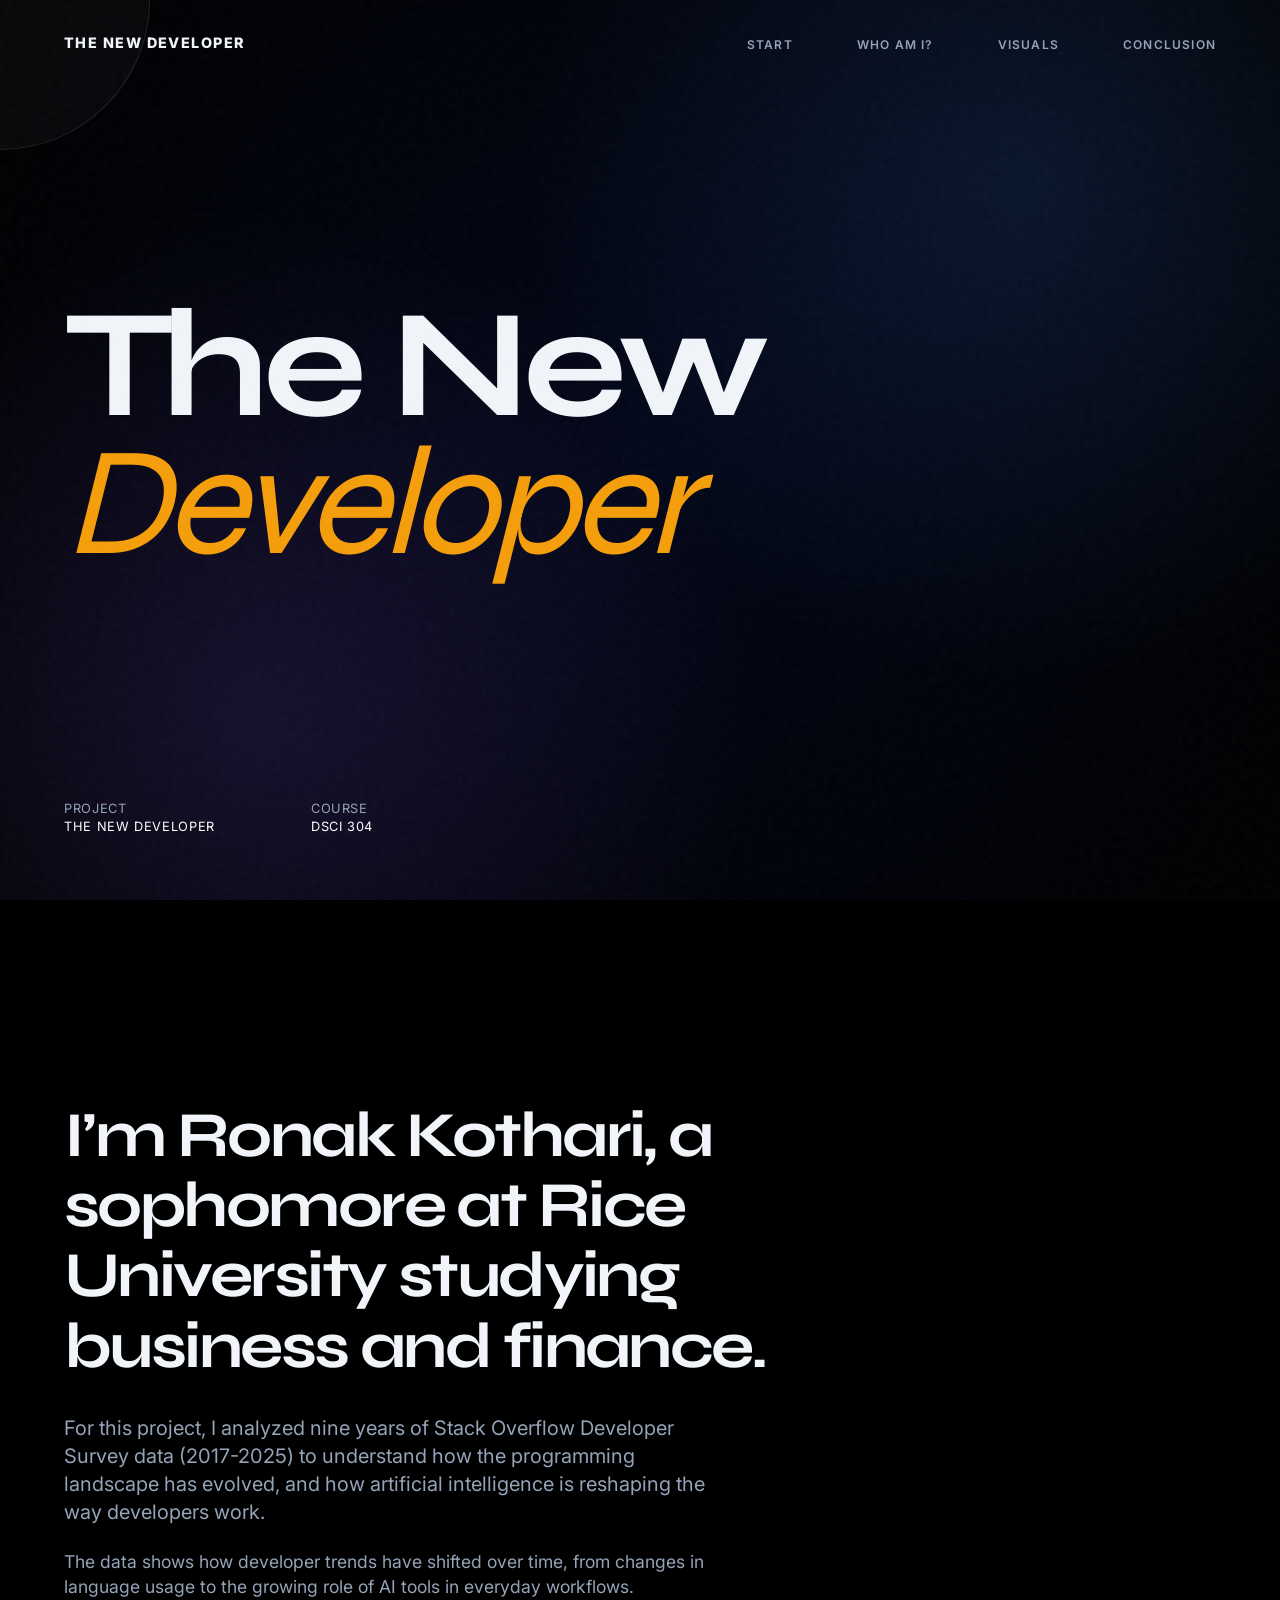
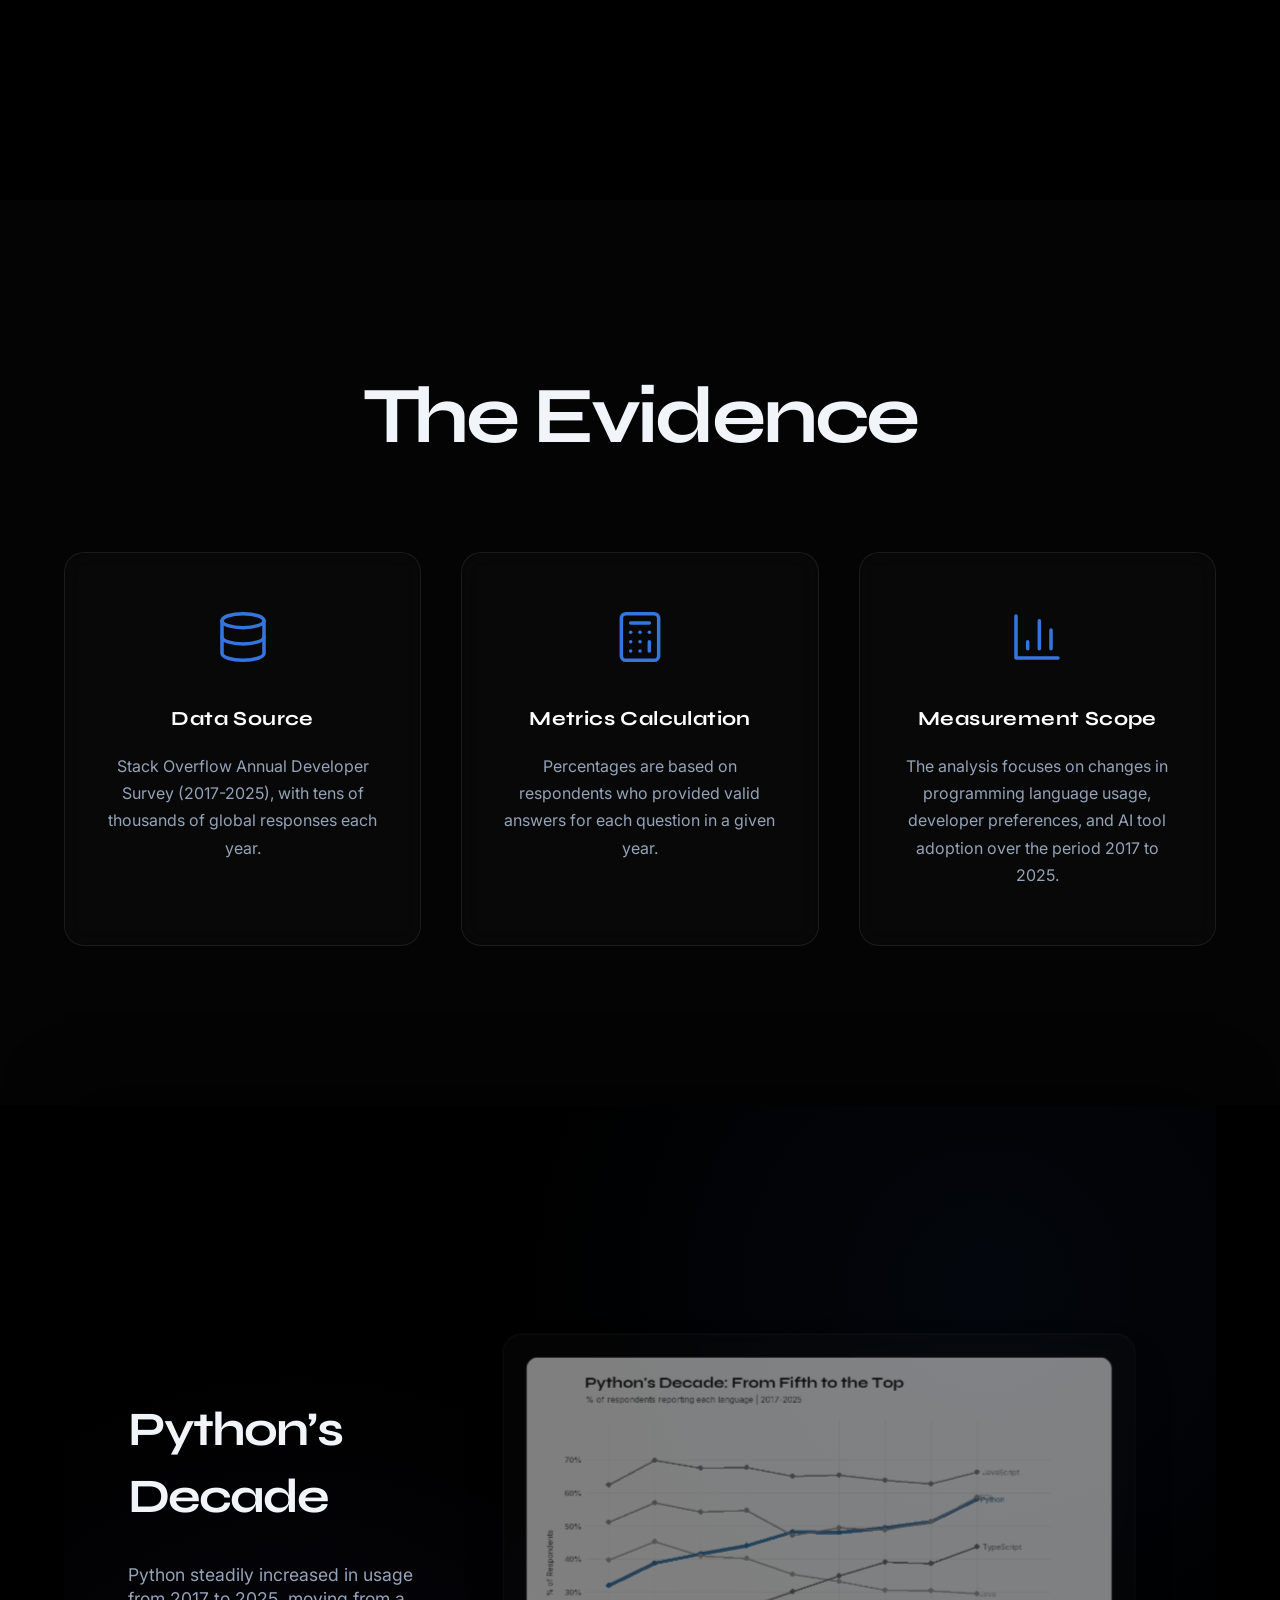
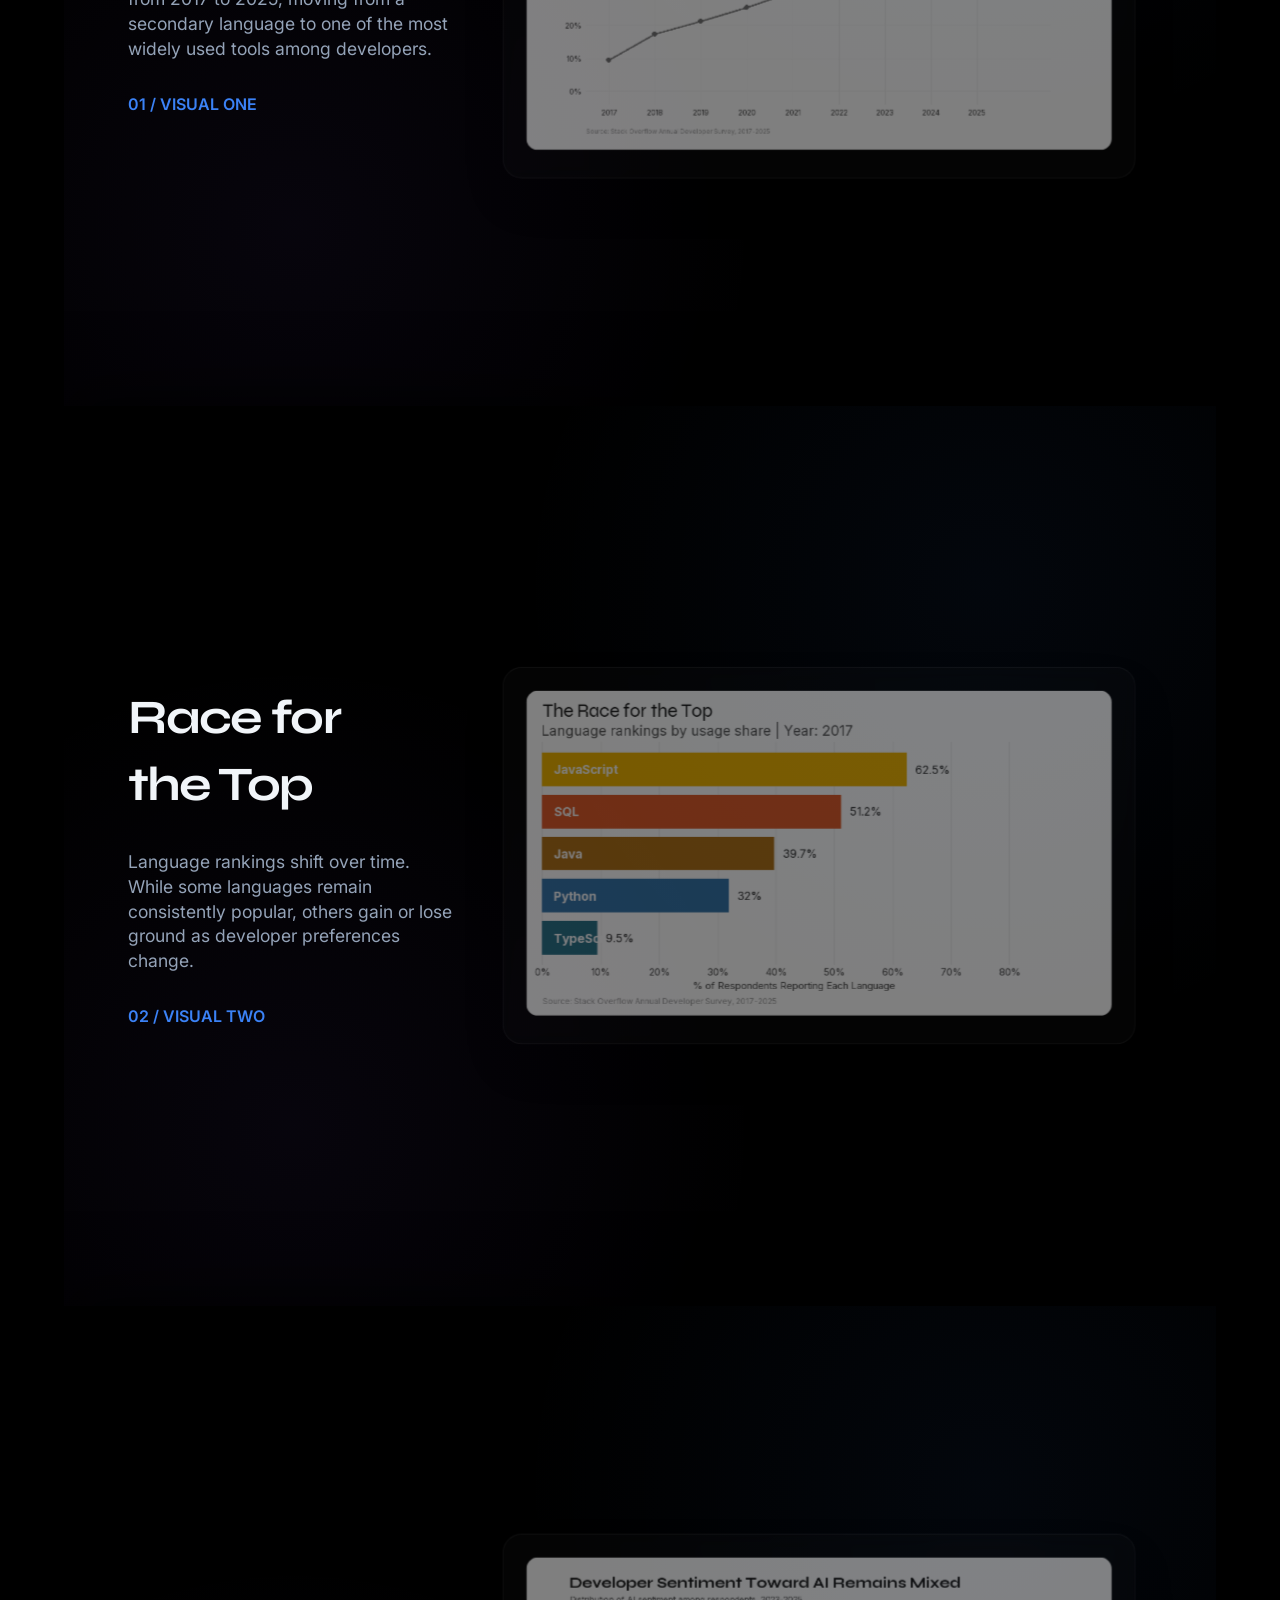
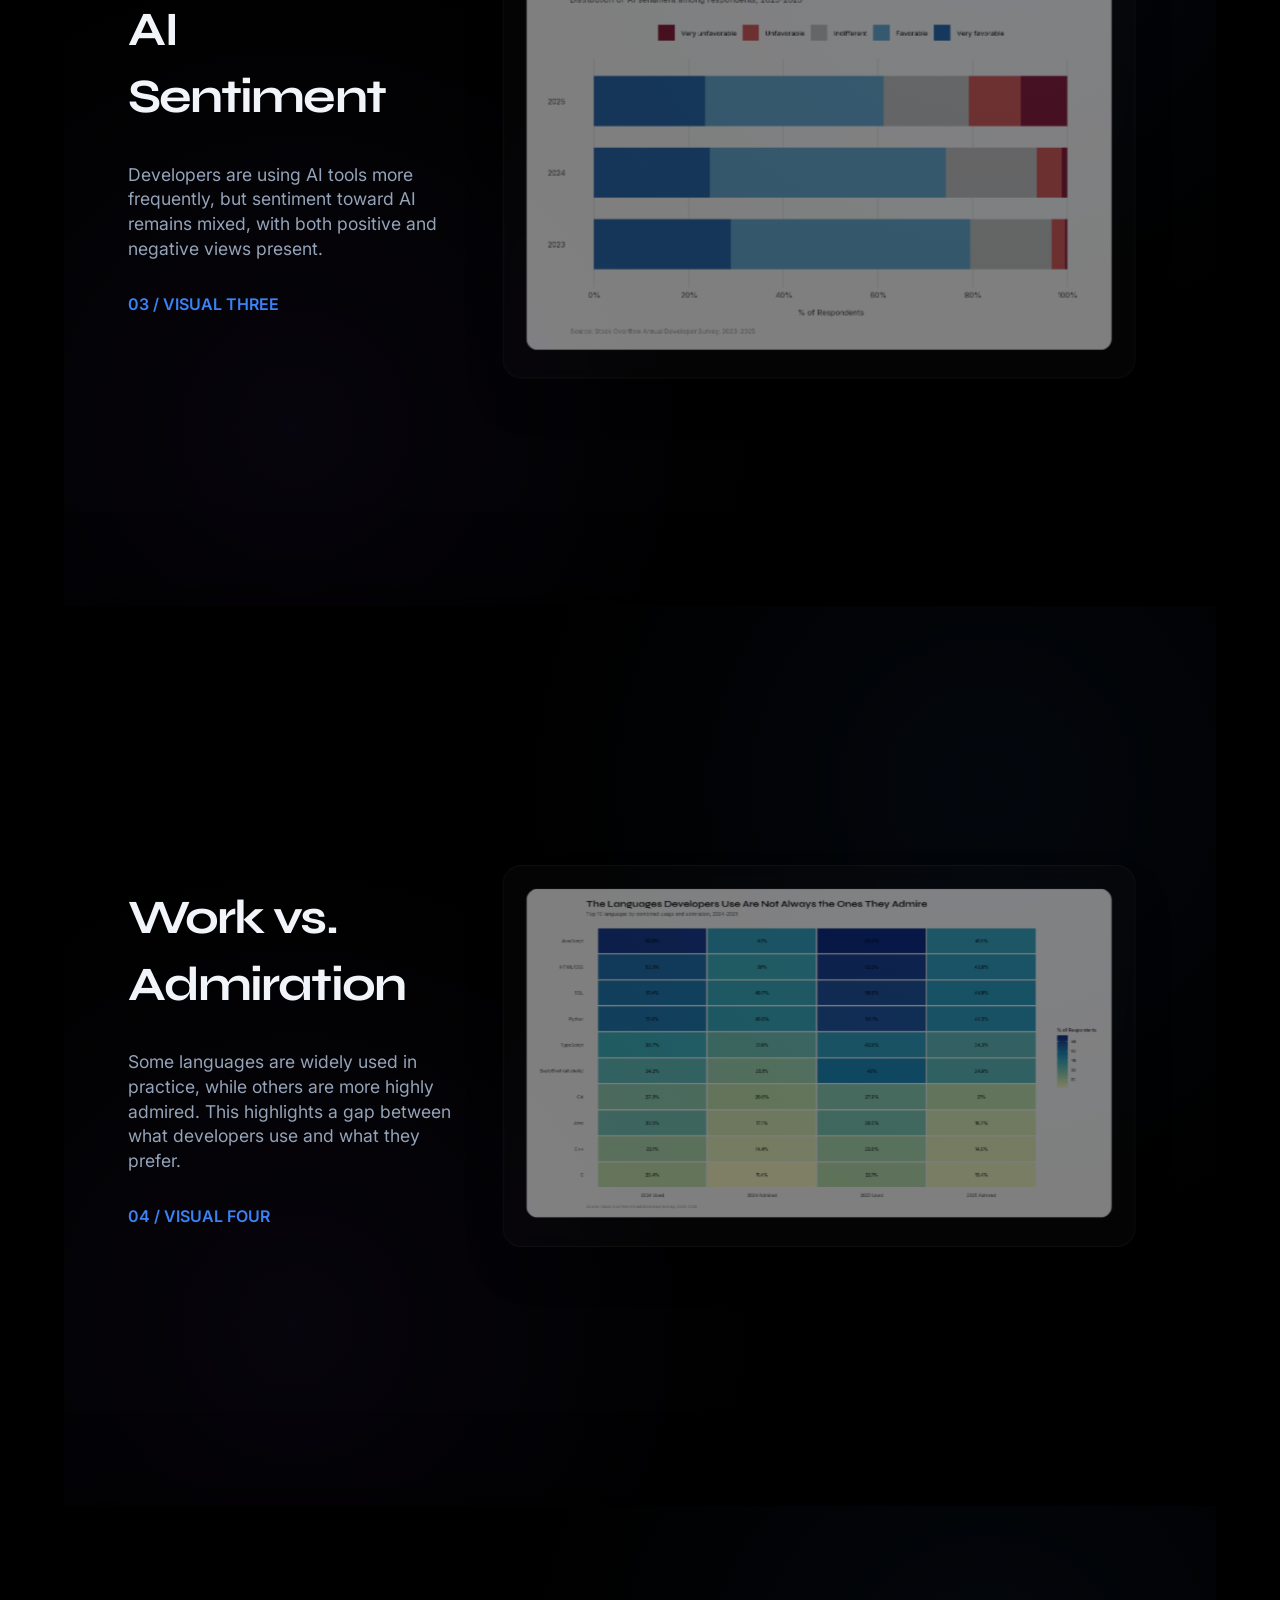
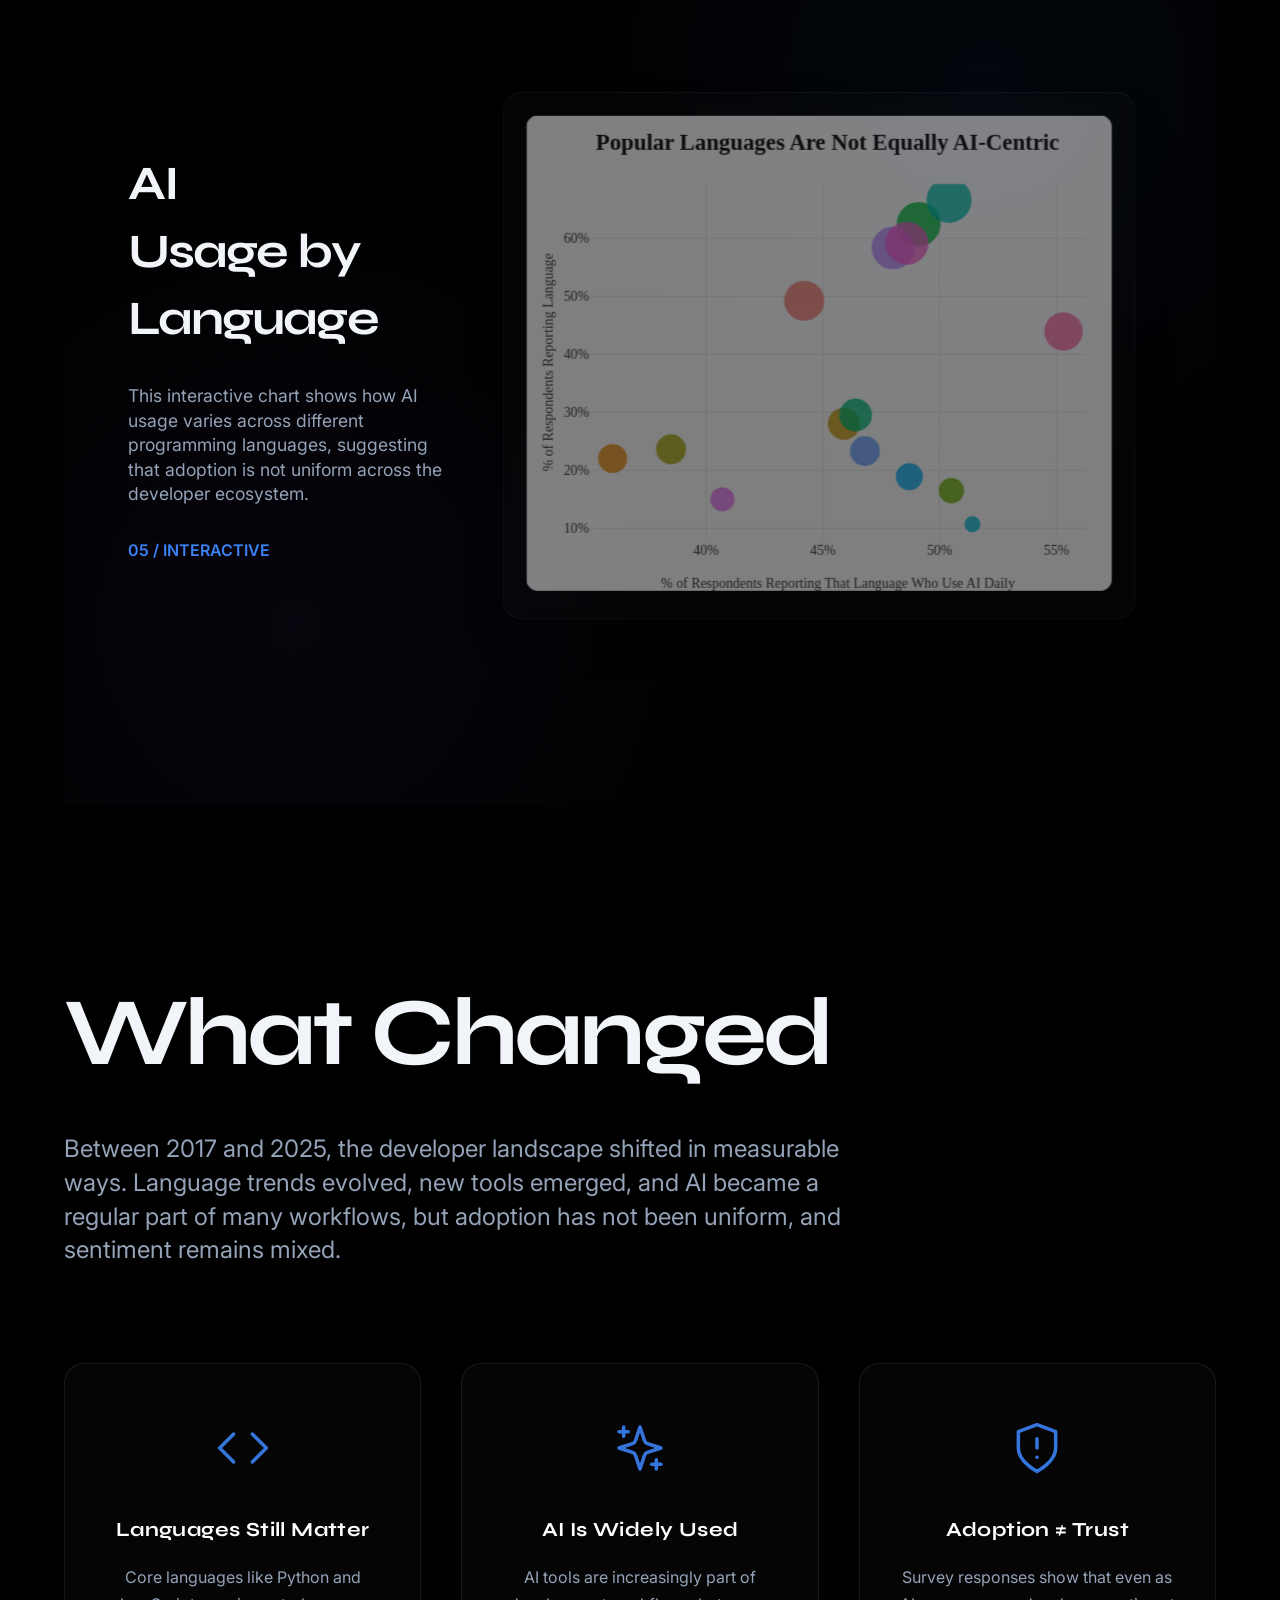
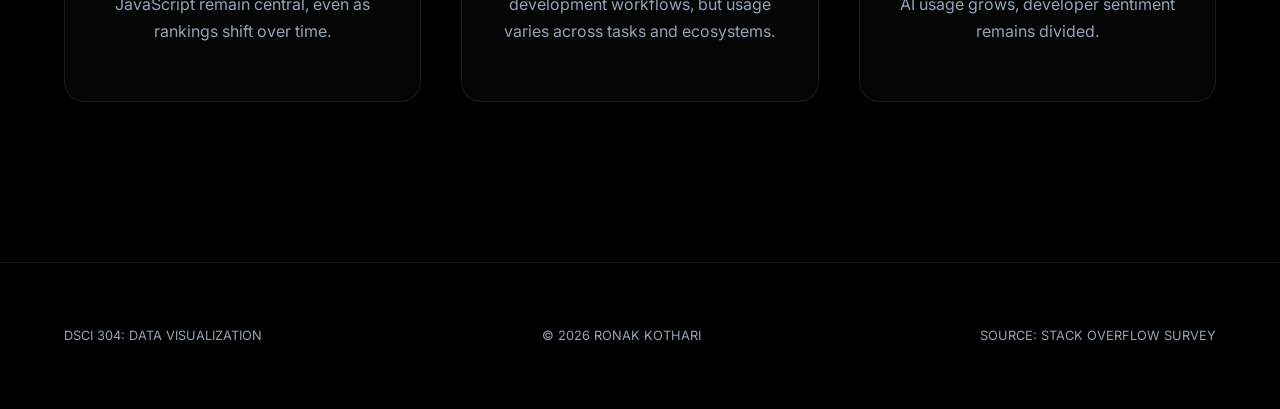
<file: index.html>
<!DOCTYPE html>
<html lang="en">

<head>
    <meta charset="UTF-8">
    <meta name="viewport" content="width=device-width, initial-scale=1.0">
    <meta name="description"
        content="A data story about the shift in developer culture from languages to AI, based on Stack Overflow Developer Surveys 2017-2025.">
    <title>The New Developer - Project by Ronak Kothari</title>
    <link rel="stylesheet" href="styles.css">
    <link rel="icon" type="image/x-icon" href="icon.png">
</head>

<body>

    <header>
        <nav>
            <div class="logo">The New Developer</div>
            <ul class="nav-links">
                <li><a href="#hero" style="text-decoration: none;">Start</a></li>
                <li><a href="#intro" style="text-decoration: none;">Who am I?</a></li>
                <li><a href="#methodology" style="text-decoration: none;">Visuals</a></li>
                <li><a href="#conclusion" style="text-decoration: none;">Conclusion</a></li>
            </ul>
        </nav>
    </header>

    <main>
        <section id="hero" class="hero">
            <div class="hero-content">
                <h1 class="reveal">The New <br> <span class="italic">Developer</span></h1>
            </div>
            <div class="orb-overlay"></div>
            <div class="hero-footer reveal">
                <div>
                    <div>Project</div>
                    <div style="color:white">The New Developer</div>
                </div>
                <div>
                    <div>Course</div>
                    <div style="color:white">DSCI 304</div>
                </div>
            </div>
        </section>

        <section id="intro" class="full-page-section">
            <div class="hero-content reveal">
                <h2 style="font-size: clamp(2rem, 5vw, 4rem); max-width: 900px; line-height: 1.1;">
                    I’m Ronak Kothari, a sophomore at Rice University studying business and finance.
                </h2>

                <p style="margin-top: 2rem; font-size: 1.25rem; max-width: 650px; color: var(--text-muted);">
                    For this project, I analyzed nine years of Stack Overflow Developer Survey data (2017-2025) to
                    understand how the programming landscape has evolved, and how artificial intelligence is reshaping
                    the way developers work.
                </p>

                <p style="margin-top: 1.5rem; font-size: 1.1rem; max-width: 650px; color: var(--text-muted);">
                    The data shows how developer trends have shifted over time, from changes in language usage to the
                    growing role of AI tools in everyday workflows.
                </p>
            </div>
        </section>

        <section id="methodology" class="full-page-section" style="background: rgba(255,255,255,0.015)">
            <div class="hero-content reveal evidence-section">
                <h2 class="italic" style="font-size: clamp(3rem, 8vw, 5rem); margin-bottom: 1rem;">The Evidence</h2>
                <div class="evidence-grid">

                    <div class="evidence-card">
                        <div class="evidence-icon">
                            <svg xmlns="http://www.w3.org/2000/svg" viewBox="0 0 24 24" fill="none"
                                stroke="currentColor" stroke-width="1.5" stroke-linecap="round" stroke-linejoin="round">
                                <ellipse cx="12" cy="5" rx="9" ry="3" />
                                <path d="M3 5V19A9 3 0 0 0 21 19V5" />
                                <path d="M3 12A9 3 0 0 0 21 12" />
                            </svg>
                        </div>
                        <h4>Data Source</h4>
                        <p>
                            Stack Overflow Annual Developer Survey (2017-2025), with tens of thousands of global
                            responses each year.
                        </p>
                    </div>

                    <div class="evidence-card">
                        <div class="evidence-icon">
                            <svg xmlns="http://www.w3.org/2000/svg" viewBox="0 0 24 24" fill="none"
                                stroke="currentColor" stroke-width="1.5" stroke-linecap="round" stroke-linejoin="round">
                                <rect width="16" height="20" x="4" y="2" rx="2" />
                                <line x1="8" x2="16" y1="6" y2="6" />
                                <line x1="16" x2="16" y1="14" y2="18" />
                                <path d="M16 10h.01" />
                                <path d="M12 10h.01" />
                                <path d="M8 10h.01" />
                                <path d="M12 14h.01" />
                                <path d="M8 14h.01" />
                                <path d="M12 18h.01" />
                                <path d="M8 18h.01" />
                            </svg>
                        </div>
                        <h4>Metrics Calculation</h4>
                        <p>
                            Percentages are based on respondents who provided valid answers for each question in a given
                            year.
                        </p>
                    </div>

                    <div class="evidence-card">
                        <div class="evidence-icon">
                            <svg xmlns="http://www.w3.org/2000/svg" viewBox="0 0 24 24" fill="none"
                                stroke="currentColor" stroke-width="1.5" stroke-linecap="round" stroke-linejoin="round">
                                <path d="M3 3v18h18" />
                                <path d="M18 17V9" />
                                <path d="M13 17V5" />
                                <path d="M8 17v-3" />
                            </svg>
                        </div>
                        <h4>Measurement Scope</h4>
                        <p>
                            The analysis focuses on changes in programming language usage, developer preferences, and AI
                            tool adoption over the period 2017 to 2025.
                        </p>
                    </div>

                </div>
            </div>
        </section>

        <div class="stack-container">
            <section id="visual-1" class="stack-item">
                <div class="stack-text reveal">
                    <h2>Python’s <br><span class="italic">Decade</span></h2>
                    <p>Python steadily increased in usage from 2017 to 2025, moving from a secondary language to one of
                        the most widely used tools among developers.</p>
                    <div style="color: var(--accent-1); font-weight: 600;">01 / VISUAL ONE</div>
                </div>
                <div class="stack-visual reveal">
                    <img src="assets/Visual_1.png" alt="Python usage over time from Stack Overflow survey">
                </div>
            </section>
            <section id="visual-2" class="stack-item">
                <div class="stack-text reveal">
                    <h2>Race for <br><span class="italic">the Top</span></h2>
                    <p>Language rankings shift over time. While some languages remain consistently popular, others gain
                        or lose ground as developer preferences change.</p>
                    <div style="color: var(--accent-1); font-weight: 600;">02 / VISUAL TWO</div>
                </div>
                <div class="stack-visual reveal">
                    <img src="assets/Visual_2.gif" alt="Animated language ranking changes over time">
                </div>
            </section>
            <section id="visual-3" class="stack-item">
                <div class="stack-text reveal">
                    <h2>AI <br><span class="italic">Sentiment</span></h2>
                    <p>Developers are using AI tools more frequently, but sentiment toward AI remains mixed, with both
                        positive and negative views present.</p>
                    <div style="color: var(--accent-1); font-weight: 600;">03 / VISUAL THREE</div>
                </div>
                <div class="stack-visual reveal">
                    <img src="assets/Visual_3.png" alt="Developer sentiment toward AI from survey data">
                </div>
            </section>
            <section id="visual-4" class="stack-item">
                <div class="stack-text reveal">
                    <h2>Work vs. <br><span class="italic">Admiration</span></h2>
                    <p>Some languages are widely used in practice, while others are more highly admired. This highlights
                        a gap between what developers use and what they prefer.</p>
                    <div style="color: var(--accent-1); font-weight: 600;">04 / VISUAL FOUR</div>
                </div>
                <div class="stack-visual reveal">
                    <img src="assets/Visual_4.png" alt="Comparison of language usage and admiration">
                </div>
            </section>
            <section id="visual-5" class="stack-item">
                <div class="stack-text reveal">
                    <h2>AI <br><span class="italic">Usage by Language</span></h2>
                    <p>This interactive chart shows how AI usage varies across different programming languages,
                        suggesting that adoption is not uniform across the developer ecosystem.</p>
                    <div style="color: var(--accent-1); font-weight: 600;">05 / INTERACTIVE</div>
                </div>
                <div class="stack-visual reveal">
                    <iframe src="assets/Visual_5.html"
                        title="Interactive chart showing AI usage by programming language"></iframe>
                </div>
            </section>

        </div>

        <section id="conclusion" class="full-page-section" style="text-align: left;">
            <div class="hero-content reveal">

                <h2 style="font-size: clamp(3rem, 8vw, 6rem);">
                    What <span class="italic">Changed</span>
                </h2>

                <p style="font-size: 1.5rem; color: var(--text-muted); margin-top: 2rem; max-width: 800px;">
                    Between 2017 and 2025, the developer landscape shifted in measurable ways.
                    Language trends evolved, new tools emerged, and AI became a regular part of many workflows,
                    but adoption has not been uniform, and sentiment remains mixed.
                </p>

                <div class="evidence-grid" style="margin-top: 6rem;">

                    <div class="evidence-card">
                        <div class="evidence-icon">
                            <svg xmlns="http://www.w3.org/2000/svg" viewBox="0 0 24 24" fill="none"
                                stroke="currentColor" stroke-width="1.5" stroke-linecap="round" stroke-linejoin="round">
                                <polyline points="16 18 22 12 16 6" />
                                <polyline points="8 6 2 12 8 18" />
                            </svg>
                        </div>
                        <h4>Languages Still Matter</h4>
                        <p>
                            Core languages like Python and JavaScript remain central, even as rankings shift over time.
                        </p>
                    </div>

                    <div class="evidence-card">
                        <div class="evidence-icon">
                            <svg xmlns="http://www.w3.org/2000/svg" viewBox="0 0 24 24" fill="none"
                                stroke="currentColor" stroke-width="1.5" stroke-linecap="round" stroke-linejoin="round">
                                <path
                                    d="m12 3-1.912 5.813a2 2 0 0 1-1.275 1.275L3 12l5.813 1.912a2 2 0 0 1 1.275 1.275L12 21l1.912-5.813a2 2 0 0 1 1.275-1.275L21 12l-5.813-1.912a2 2 0 0 1-1.275-1.275L12 3Z" />
                                <path d="M5 3v4" />
                                <path d="M19 17v4" />
                                <path d="M3 5h4" />
                                <path d="M17 19h4" />
                            </svg>
                        </div>
                        <h4>AI Is Widely Used</h4>
                        <p>
                            AI tools are increasingly part of development workflows, but usage varies across tasks and
                            ecosystems.
                        </p>
                    </div>

                    <div class="evidence-card">
                        <div class="evidence-icon">
                            <svg xmlns="http://www.w3.org/2000/svg" viewBox="0 0 24 24" fill="none"
                                stroke="currentColor" stroke-width="1.5" stroke-linecap="round" stroke-linejoin="round">
                                <path d="M12 22s8-4 8-10V5l-8-3-8 3v7c0 6 8 10 8 10" />
                                <line x1="12" x2="12" y1="8" y2="12" />
                                <line x1="12" x2="12.01" y1="16" y2="16" />
                            </svg>
                        </div>
                        <h4>Adoption ≠ Trust</h4>
                        <p>
                            Survey responses show that even as AI usage grows, developer sentiment remains divided.
                        </p>
                    </div>

                </div>

            </div>
        </section>

    </main>

    <footer
        style="padding: 4rem; border-top: 1px solid rgba(255,255,255,0.1); font-size: 0.8rem; text-transform: uppercase;">
        <div style="display: flex; justify-content: space-between; color: var(--text-muted);">
            <div>DSCI 304: Data Visualization</div>
            <div>&copy; 2026 Ronak Kothari</div>
            <div>Source: Stack Overflow Survey</div>
        </div>
    </footer>

    <script src="script.js"></script>
</body>

</html>
</file>
<file: styles.css>
@import url('https://fonts.googleapis.com/css2?family=Inter:ital,opsz,wght@0,14..32,100..900;1,14..32,100..900&family=Syne:wght@400..800&display=swap');

/* Custom Scrollbar */
::-webkit-scrollbar {
    width: 8px;
}

::-webkit-scrollbar-track {
    background: #000;
}

::-webkit-scrollbar-thumb {
    background: rgba(255, 255, 255, 0.1);
    border-radius: 100px;
    border: 2px solid #000;
}

::-webkit-scrollbar-thumb:hover {
    background: var(--accent-1);
}

/* Firefox */
* {
    scrollbar-width: thin;
    scrollbar-color: rgba(255, 255, 255, 0.1) #000;
}

:root {
    --bg-dark: #000000;
    --primary: #ffffff;
    --accent-1: #3b82f6;
    --accent-2: #8b5cf6;
    --accent-3: #f59e0b;
    --text-main: #f1f5f9;
    --text-muted: #94a3b8;
    --radius: 20px;
    --font-heading: 'Syne', sans-serif;
    --font-body: 'Inter', sans-serif;
}

* {
    margin: 0;
    padding: 0;
    box-sizing: border-box;
}

html {
    scroll-behavior: smooth;
    background-color: var(--bg-dark);
}

body {
    background-color: var(--bg-dark);
    color: var(--text-main);
    font-family: var(--font-body);
    line-height: 1.4;
    overflow-x: hidden;
    background:
        radial-gradient(circle at 80% 20%, rgba(59, 130, 246, 0.15) 0%, transparent 40%),
        radial-gradient(circle at 20% 80%, rgba(139, 92, 246, 0.15) 0%, transparent 40%),
        radial-gradient(circle at 50% 50%, rgba(2, 6, 23, 1) 0%, #000 100%);
    background-attachment: fixed;
}


body::before {
    content: "";
    position: fixed;
    top: 0;
    left: 0;
    width: 100%;
    height: 100%;
    background: url('data:image/svg+xml,<svg viewBox="0 0 200 200" xmlns="http://www.w3.org/2000/svg"><filter id="noiseFilter"><feTurbulence type="fractalNoise" baseFrequency="0.65" numOctaves="3" stitchTiles="stitch"/></filter><rect width="100%" height="100%" filter="url(%23noiseFilter)"/></svg>');
    opacity: 0.03;
    pointer-events: none;
    z-index: 100;
}

h1,
h2,
h3,
h4 {
    font-family: var(--font-heading);
    font-weight: 700;
    letter-spacing: -0.04em;
}


header {
    position: fixed;
    top: 0;
    left: 0;
    width: 100%;
    z-index: 1000;
    padding: 2rem 4rem;
    background: transparent;
    backdrop-filter: blur(0px);
    border-bottom: 1px solid transparent;
    transition: 
        transform 0.4s cubic-bezier(0.23, 1, 0.32, 1),
        background 0.4s ease,
        padding 0.4s ease,
        border-bottom 0.4s ease;
}

header.nav-scrolled {
    background: rgba(0, 0, 0, 0.3);
    background: rgba(255, 255, 255, 0.02);
    backdrop-filter: blur(20px);
    padding: 1.25rem 4rem;
    border-bottom: 1px solid rgba(255, 255, 255, 0.08);
}

header.nav-hidden {
    transform: translateY(-100%);
}

nav {
    display: flex;
    justify-content: space-between;
    align-items: center;
    max-width: 1400px;
    margin: 0 auto;
}

.logo {
    text-transform: uppercase;
    font-weight: 800;
    letter-spacing: 0.1em;
    font-size: 0.9rem;
}

.nav-links {
    display: flex;
    gap: 4rem;
    list-style: none;
}

.nav-links a {
    text-transform: uppercase;
    font-size: 0.75rem;
    font-weight: 600;
    letter-spacing: 0.1em;
    color: var(--text-muted);
    transition: 0.3s;
}

.nav-links a:hover {
    color: var(--primary);
}


.hero {
    height: 100vh;
    display: flex;
    flex-direction: column;
    justify-content: center;
    padding: 0 4rem;
    position: relative;
}

.hero-content {
    max-width: 1200px;
    width: 100%;
    margin: 0 auto;
    position: relative;
    z-index: 10;
}

.hero h1 {
    font-size: clamp(4rem, 12vw, 10rem);
    line-height: 0.9;
    margin-bottom: 2rem;
}

.hero h1 .italic {
    font-family: var(--font-heading);
    font-style: italic;
    font-weight: 400;
    color: var(--accent-3);
    position: relative;
    display: inline-block;
}


.orb-overlay {
    position: fixed;
    width: 300px;
    height: 300px;
    background: rgba(255, 255, 255, 0.03);
    backdrop-filter: blur(40px) saturate(150%);
    border-radius: 50%;
    border: 1px solid rgba(255, 255, 255, 0.1);
    top: -150px;
    left: -150px;
    z-index: 0;

    pointer-events: none;
    transition: transform 0.15s cubic-bezier(0.23, 1, 0.32, 1);
    will-change: transform;
}

.hero-footer {
    position: absolute;
    bottom: 4rem;
    left: 4rem;
    display: flex;
    gap: 6rem;
    font-size: 0.8rem;
    text-transform: uppercase;
    letter-spacing: 0.05em;
    color: var(--text-muted);
}


.stack-container {
    padding: 0 4rem;
    max-width: 1400px;
    margin: 0 auto;
}

.stack-item {
    position: sticky;
    top: 0;
    height: 100vh;
    display: flex;
    align-items: center;
    justify-content: space-between;
    padding: 0 4rem;
    z-index: 5;

    background: rgba(0, 0, 0, 0.85);
    background: radial-gradient(circle at 80% 20%, rgba(59, 130, 246, 0.05) 0%, transparent 40%),
        radial-gradient(circle at 20% 80%, rgba(139, 92, 246, 0.05) 0%, transparent 40%),
        rgba(0, 0, 0, 0.9);
    box-shadow: 0 -20px 50px rgba(0, 0, 0, 0.5);
}

.stack-text {
    flex: 0 0 35%;
    padding-right: 2rem;
    position: relative;
    z-index: 10;
}

.stack-text h2 {
    font-size: 3rem;
    margin-bottom: 2rem;
}

.stack-text p {
    font-size: 1.1rem;
    color: var(--text-muted);
    margin-bottom: 2rem;
}

.stack-visual {
    flex: 1;
    background: rgba(255, 255, 255, 0.03);
    border: 1px solid rgba(255, 255, 255, 0.1);
    border-radius: var(--radius);
    padding: 1.5rem;
    backdrop-filter: blur(10px);
    box-shadow: 0 25px 50px -12px rgba(0, 0, 0, 0.5);
    transition: transform 0.5s ease-out;
    position: relative;
    z-index: 10;
}


.stack-visual img,
.stack-visual gif {
    width: 100%;
    height: auto;
    border-radius: 12px;
}

.stack-visual iframe {
    width: 100%;
    height: 500px;
    border: none;
    border-radius: 12px;
}


.full-page-section {
    min-height: 100vh;
    padding: 10rem 4rem;
    display: flex;
    flex-direction: column;
    justify-content: center;
}

.grid-cols-3 {
    display: grid;
    grid-template-columns: repeat(3, 1fr);
    gap: 4rem;
    margin-top: 4rem;
}

/* Evidence Section Redesign */
.evidence-section {
    text-align: center;
}

.evidence-grid {
    display: grid;
    grid-template-columns: repeat(auto-fit, minmax(320px, 1fr));
    justify-content: center;
    gap: 2.5rem;
    margin-top: 5rem;
    width: 100%;
}

.evidence-card {
    background: rgba(255, 255, 255, 0.02);
    border: 1px solid rgba(255, 255, 255, 0.08);
    padding: 3.5rem 2.5rem;
    border-radius: var(--radius);
    backdrop-filter: blur(12px);
    transition: all 0.5s cubic-bezier(0.23, 1, 0.32, 1);
    display: flex;
    flex-direction: column;
    align-items: center;
    text-align: center;
    height: 100%;
}

.evidence-card:hover {
    background: rgba(255, 255, 255, 0.04);
    border-color: rgba(255, 255, 255, 0.15);
    transform: translateY(-12px);
    box-shadow: 
        0 30px 60px -12px rgba(0, 0, 0, 0.5),
        0 18px 36px -18px rgba(0, 0, 0, 0.5);
}

.evidence-icon {
    width: 56px;
    height: 56px;
    color: var(--accent-1);
    margin-bottom: 2.5rem;
    opacity: 0.9;
    transition: all 0.4s ease;
}

.evidence-card:hover .evidence-icon {
    color: var(--accent-3);
    transform: scale(1.1);
    filter: drop-shadow(0 0 10px rgba(245, 158, 11, 0.3));
}

.evidence-card h4 {
    font-size: 1.25rem;
    margin-bottom: 1.25rem;
    color: var(--primary);
    letter-spacing: 0.02em;
}

.evidence-card p {
    font-size: 1rem;
    color: var(--text-muted);
    line-height: 1.7;
    margin: 0;
}


@media (max-width: 1024px) {
    .stack-item {
        flex-direction: column;
        align-items: flex-start;
        position: relative;

        top: 0;
        margin-bottom: 4rem;
    }

    .stack-text {
        flex: 1;
        padding-right: 0;
        margin-bottom: 2rem;
    }

    header {
        padding: 2rem;
    }

    .hero {
        padding: 0 2rem;
    }

    .hero h1 {
        font-size: 4rem;
    }
}
</file>
